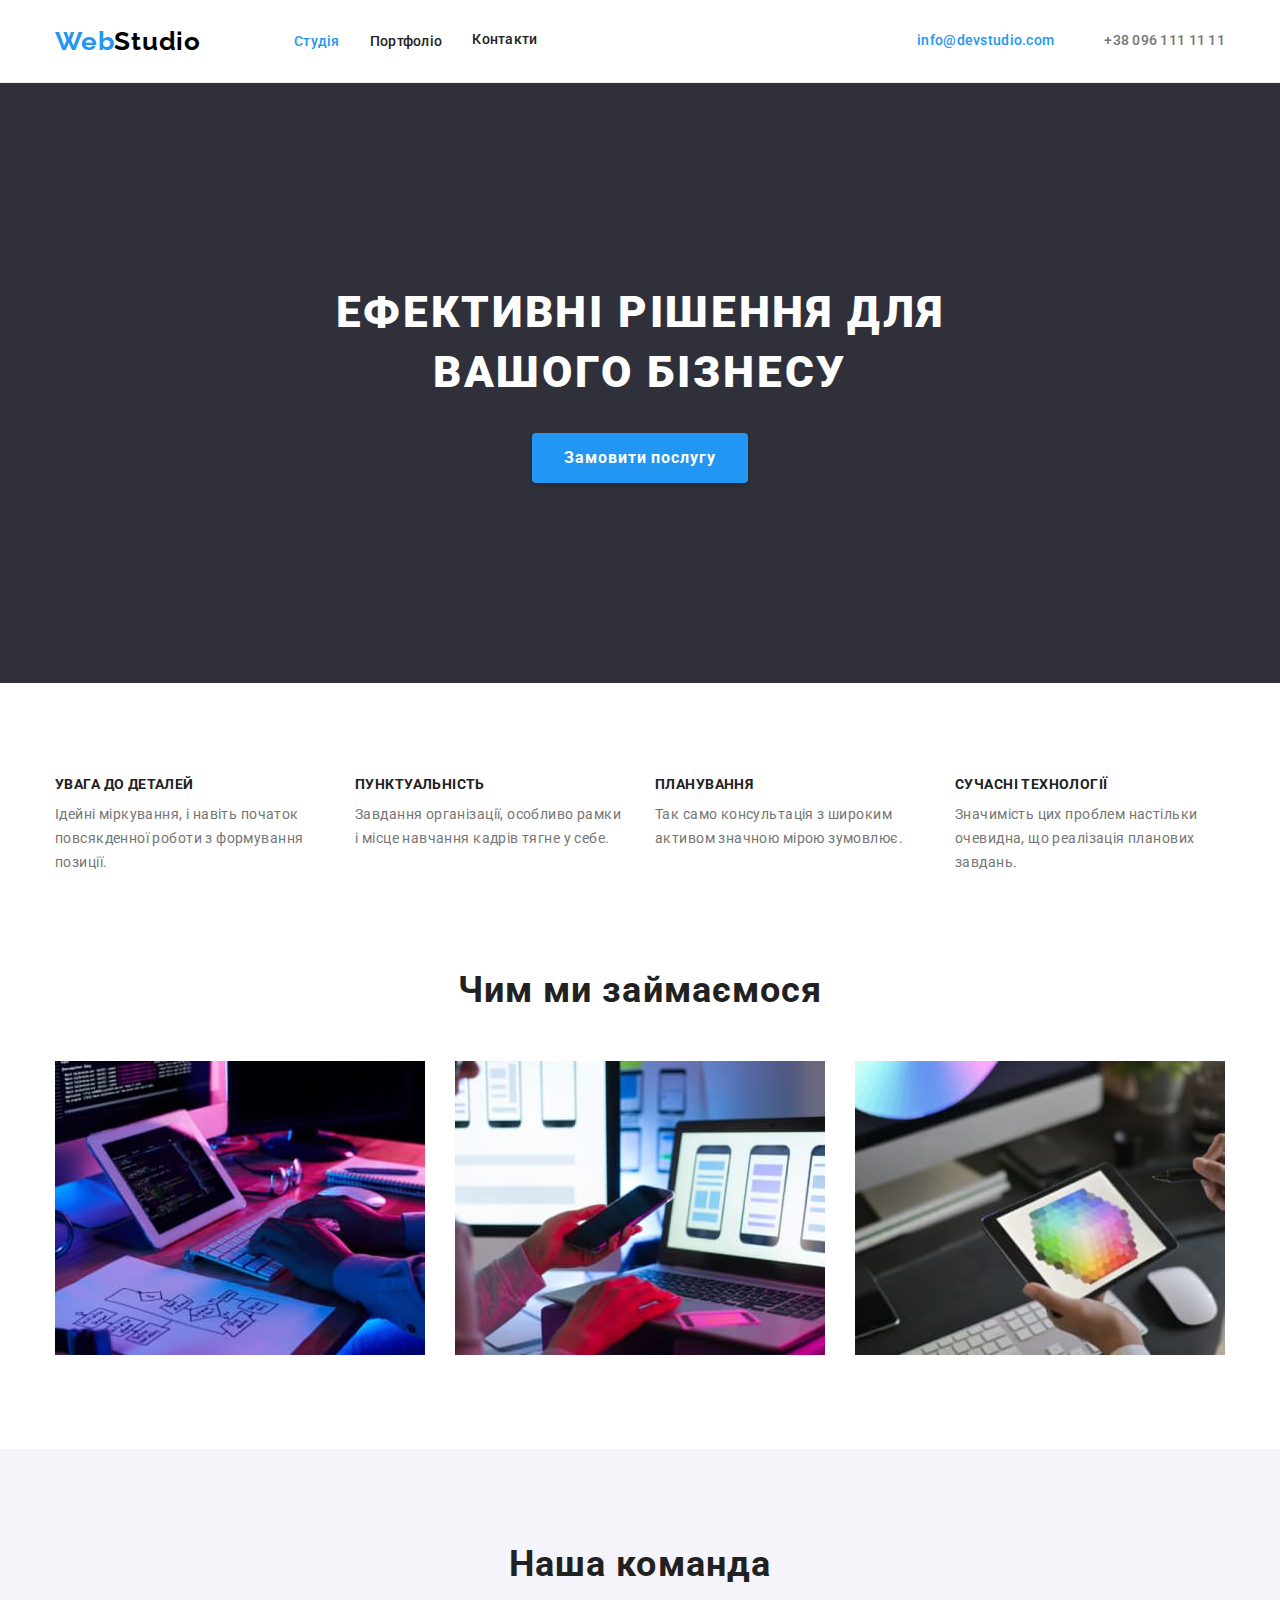
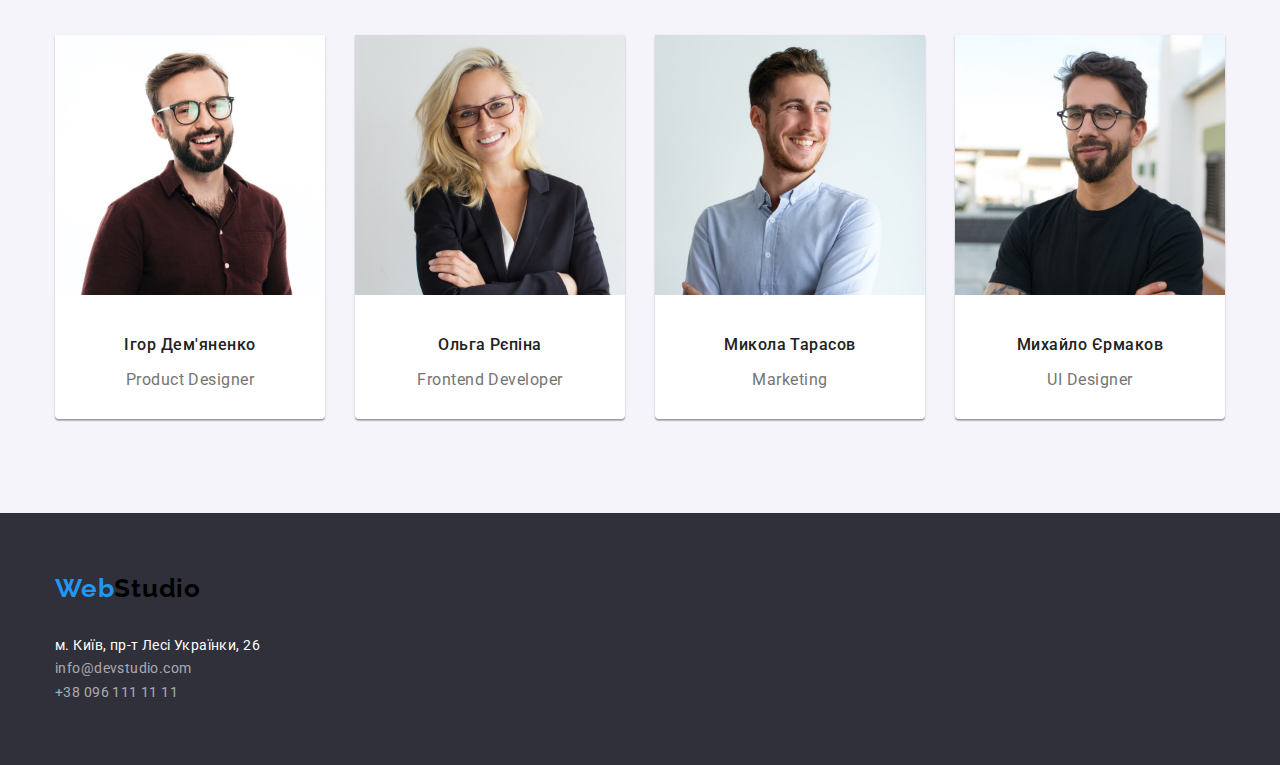
<file: index.html>
<!DOCTYPE html>
<html lang="en">
  <head>
    <meta charset="UTF-8" />
    <meta http-equiv="X-UA-Compatible" content="IE=edge" />
    <meta name="viewport" content="width=device-width, initial-scale=1.0" />
    <title>Document</title>
    <link
      rel="stylesheet"
      href="https://cdnjs.cloudflare.com/ajax/libs/modern-normalize/1.0.0/modern-normalize.min.css"
    />
    <link rel="preconnect" href="https://fonts.googleapis.com" />
    <link rel="preconnect" href="https://fonts.gstatic.com" crossorigin />
    <link
      href="https://fonts.googleapis.com/css2?family=Raleway:wght@700&family=Roboto:wght@400;500;700;900&display=swap"
      rel="stylesheet"
    />
    <link
      rel="stylesheet"
      href="https://cdnjs.cloudflare.com/ajax/libs/modern-normalize/1.1.0/modern-normalize.min.css"
    />
    <link rel="stylesheet" href="./css/styles.css" />
  </head>
  <body>
    <header class="header-title">
      <div class="main-nav container">
        <!--Navigation-->
        <nav class="nav-logo">
          <a href="/" class="logo"
            >Web<span class="logo-studio">Studio</span></a
          >
          <ul class="nav-up list">
            <li class="item">
              <a href="./index.html" class="nav-stydio link current">Студія</a>
            </li>
            <li class="item">
              <a href="./portfolio.html" class="nav-portfolio link"
                >Портфоліо</a
              >
            </li>
            <li class="item">
              <a href="" class="nav-contact link">Контакти</a>
            </li>
          </ul>
        </nav>
        <!--Contact-->
        <ul class="nav-contact list">
          <li class="link-up">
            <a href="emailto:info@devstudio.com" class="email link"
              >info@devstudio.com</a
            >
          </li>
          <li class="link-up">
            <a href="tel:380961111111" class="tel link"> +38 096 111 11 11</a>
          </li>
        </ul>
      </div>
    </header>
    <main>
      <section class="section hero">
        <div class="container">
          <h1 class="hero-title">Ефективні рішення для вашого бізнесу</h1>
          <button type="button" class="button-studio">Замовити послугу</button>
        </div>
      </section>
      <section class="section">
        <div class="container">
          <!-- <h2 class="title title-transparent">Наші переваги</h2> -->
          <ul class="list list-section">
            <li class="item">
              <h3 class="subtitle">УВАГА ДО ДЕТАЛЕЙ</h3>
              <p class="subtitle-text">
                Ідейні міркування, і навіть початок повсякденної роботи з
                формування позиції.
              </p>
            </li>
            <li class="item">
              <h3 class="subtitle">ПУНКТУАЛЬНІСТЬ</h3>
              <p class="subtitle-text">
                Завдання організації, особливо рамки і місце навчання кадрів
                тягне у себе.
              </p>
            </li>
            <li class="item">
              <h3 class="subtitle">ПЛАНУВАННЯ</h3>
              <p class="subtitle-text">
                Так само консультація з широким активом значною мірою зумовлює.
              </p>
            </li>
            <li class="item">
              <h3 class="subtitle">СУЧАСНІ ТЕХНОЛОГІЇ</h3>
              <p class="subtitle-text">
                Значимість цих проблем настільки очевидна, що реалізація
                планових завдань.
              </p>
            </li>
          </ul>
        </div>
      </section>
      <section class="section box-one">
        <div class="container">
          <h2 class="title">Чим ми займаємося</h2>
          <ul class="list list-img">
            <li class="item item-img">
              <img
                class="pic"
                src="./images/box1-2-2.jpg"
                alt="Друк на клавіатурі"
                width="370"
              />
            </li>
            <li class="item">
              <img
                class="pic"
                src="./images/box2-2-2.jpg"
                alt="Вибір макета на ноуті"
                width="370"
              />
            </li>
            <li class="item">
              <img
                class="pic"
                src="./images/box3-2-2.jpg"
                alt="Кольорова палітра"
                width="370"
              />
            </li>
          </ul>
        </div>
      </section>
      <section class="section box-second">
        <div class="container">
          <h2 class="title">Наша команда</h2>
          <ul class="list our-team">
            <li class="items">
              <img
                class="items-picture"
                alt="Product Designer"
                src="./images/img-5.jpg"
                width="270"
              />
              <h3 class="subject">Ігор Дем'яненко</h3>
              <p class="subject-item">Product Designer</p>
            </li>
            <li class="items">
              <img
                class="items-picture"
                alt="Frontend Developer"
                src="./images/img-2-2.jpg"
                width="270"
              />
              <h3 class="subject">Ольга Рєпіна</h3>
              <p class="subject-item">Frontend Developer</p>
            </li>
            <li class="items">
              <img
                class="items-picture"
                src="./images/img-3-2.jpg"
                alt="Marketing"
                width="270"
              />
              <h3 class="subject">Микола Тарасов</h3>
              <p class="subject-item">Marketing</p>
            </li>
            <li class="items">
              <img
                class="items-picture"
                src="./images/img-4-2.jpg"
                alt="UI Designer"
                width="270"
              />
              <h3 class="subject">Михайло Єрмаков</h3>
              <p class="subject-item">UI Designer</p>
            </li>
          </ul>
        </div>
      </section>
    </main>
    <footer class="socials">
      <div class="container">
        <a href="" class="logo link icon"
          >Web<span class="logo-studio">Studio</span></a
        >
        <address class="nav-down">
          <p class="street-name">м. Київ, пр-т Лесі Українки, 26</p>
          <ul class="number-mail list">
            <li>
              <a class="link" href="emailto:info@devstudio.com"
                >info@devstudio.com</a
              >
            </li>
            <li>
              <a class="link" href="tel:380961111111">+38 096 111 11 11</a>
            </li>
          </ul>
        </address>
      </div>
    </footer>
  </body>
</html>
</file>
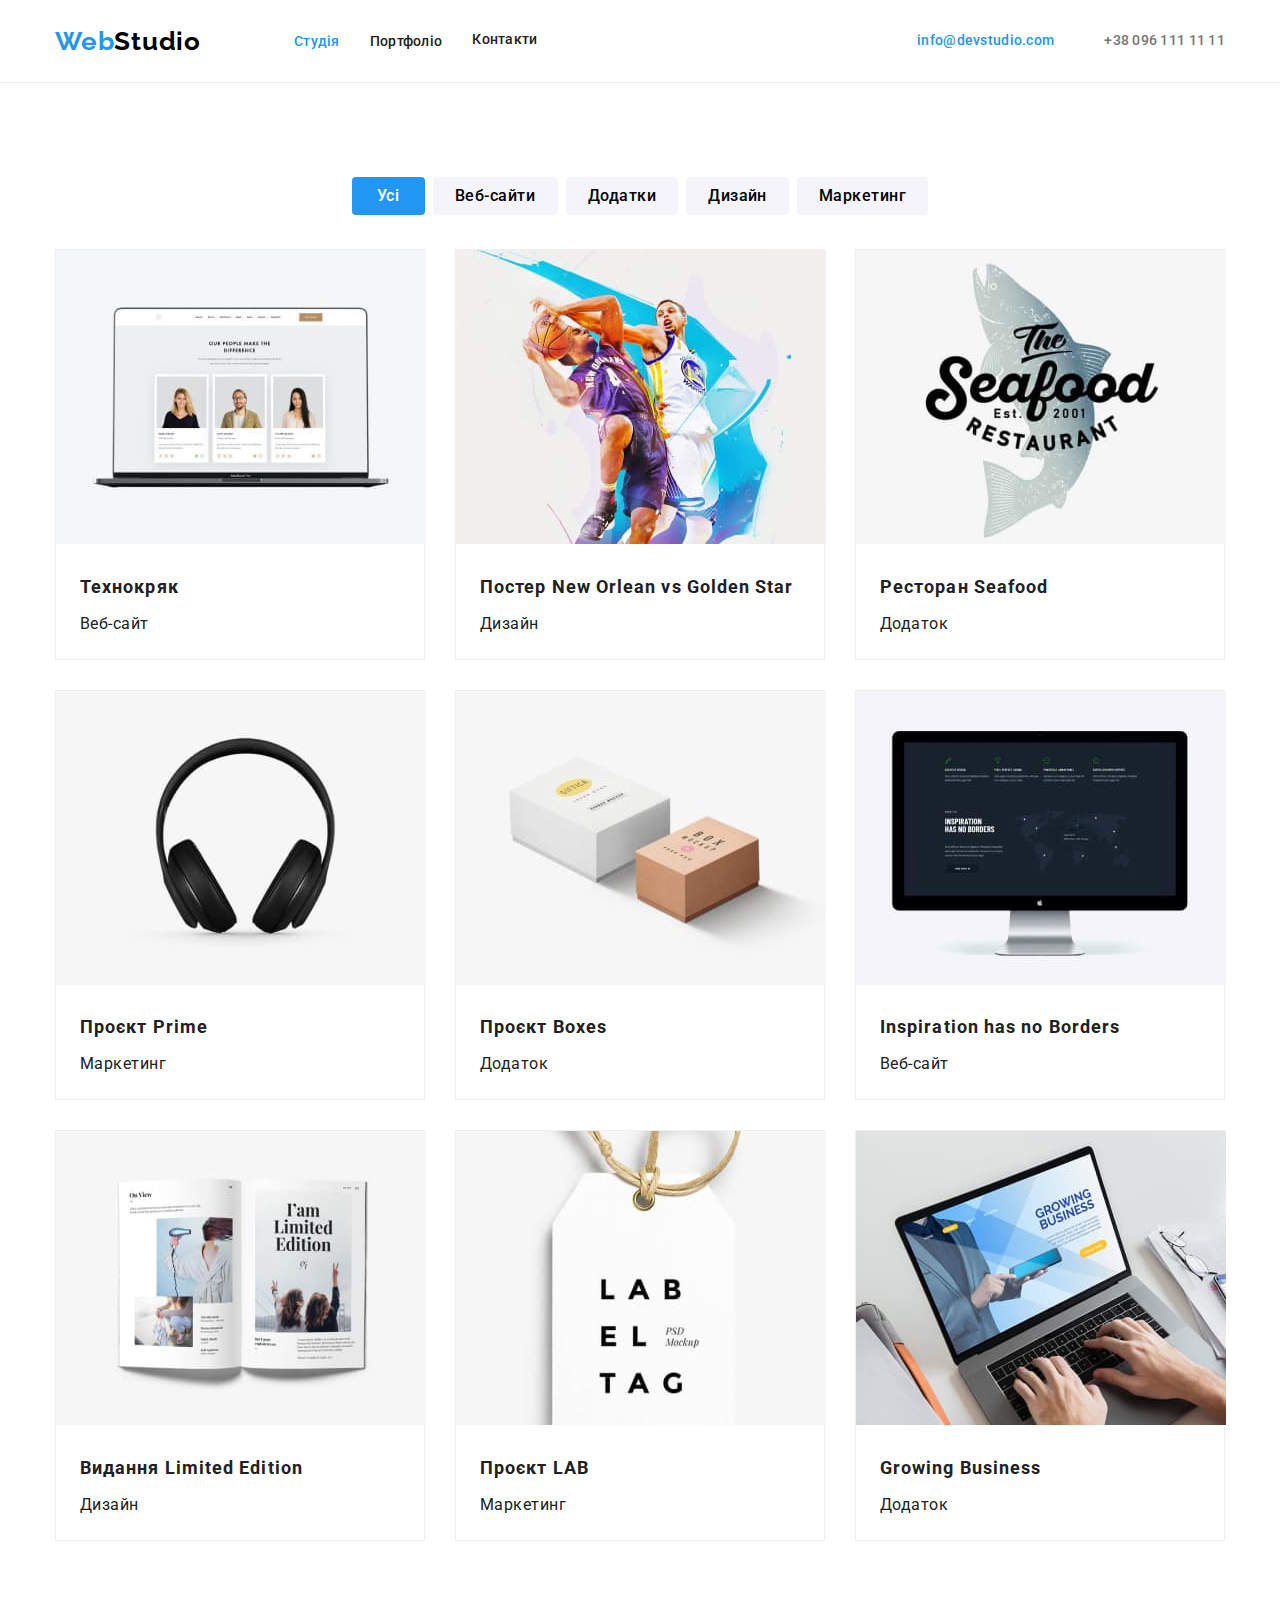
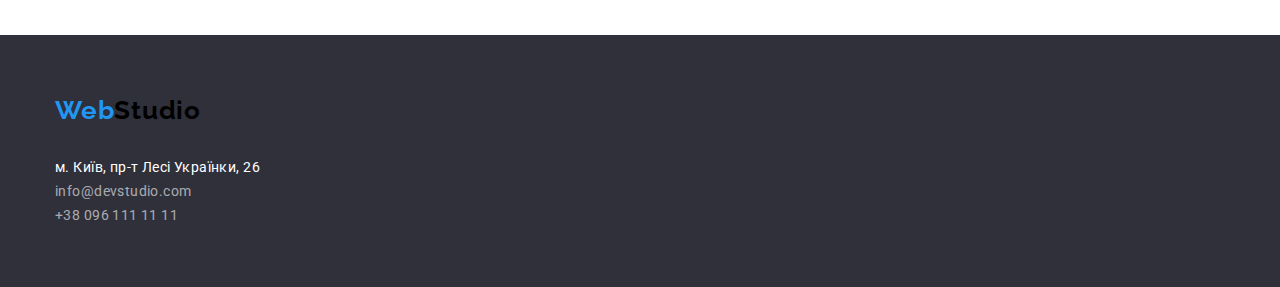
<file: portfolio.html>
<!DOCTYPE html>
<html lang="en">
  <head>
    <meta charset="UTF-8" />
    <meta http-equiv="X-UA-Compatible" content="IE=edge" />
    <meta name="viewport" content="width=device-width, initial-scale=1.0" />
    <title>Document</title>
    <link
      rel="stylesheet"
      href="https://cdnjs.cloudflare.com/ajax/libs/modern-normalize/1.0.0/modern-normalize.min.css"
    />
    <link rel="preconnect" href="https://fonts.googleapis.com" />
    <link rel="preconnect" href="https://fonts.gstatic.com" crossorigin />
    <link
      href="https://fonts.googleapis.com/css2?family=Raleway:wght@700&family=Roboto:wght@400;500;700;900&display=swap"
      rel="stylesheet"
    />
    <link
      rel="stylesheet"
      href="https://cdnjs.cloudflare.com/ajax/libs/modern-normalize/1.1.0/modern-normalize.min.css"
    />
    <link rel="stylesheet" href="./css/styles.css" />
  </head>
  <body>
    <header class="header-title">
      <div class="main-nav container">
        <!--Navigation-->
        <nav class="nav-logo">
          <a href="/" class="logo"
            >Web<span class="logo-studio">Studio</span></a
          >
          <ul class="nav-up list">
            <li class="item">
              <a href="./index.html" class="nav-stydio link current">Студія</a>
            </li>
            <li class="item">
              <a href="./portfolio.html" class="nav-portfolio link"
                >Портфоліо</a
              >
            </li>
            <li class="item">
              <a href="" class="nav-contact link">Контакти</a>
            </li>
          </ul>
        </nav>
        <!--Contact-->
        <ul class="nav-contact list">
          <li class="link-up">
            <a href="emailto:info@devstudio.com" class="email link"
              >info@devstudio.com</a
            >
          </li>
          <li class="link-up">
            <a href="tel:380961111111" class="tel link"> +38 096 111 11 11</a>
          </li>
        </ul>
      </div>
    </header>
    <main>
      <!--Portfolio-->
      <section class="section">
        <div class="container">
          <!-- <h1>Портфоліо</h1> -->
          <ul class="buttons list">
            <li class="item-button">
              <button type="button" class="button button-one">Усі</button>
            </li>
            <li class="item-button">
              <button type="button" class="button button-two">Веб-сайти</button>
            </li>
            <li class="item-button">
              <button type="button" class="button button-three">Додатки</button>
            </li>
            <li class="item-button">
              <button type="button" class="button button-four">Дизайн</button>
            </li>
            <li class="item-button">
              <button type="button" class="button button-five">
                Маркетинг
              </button>
            </li>
          </ul>
          <ul class="list container-portfolio">
            <li class="picture">
              <img
                class="picture-pic"
                src="./images/portfolio/img-6-2.jpg"
                alt="Ноутбук"
                width="370"
              />
              <h2 class="title-portfolio">Технокряк</h2>
              <p class="text-portfolio">Веб-сайт</p>
            </li>
            <li class="picture">
              <img
                class="picture-pic"
                src="./images/portfolio/img-7-2.jpg"
                alt="Баскетболісти"
                width="370"
              />
              <h2 class="title-portfolio">Постер New Orlean vs Golden Star</h2>
              <p class="text-portfolio">Дизайн</p>
            </li>
            <li class="picture">
              <img
                class="picture-pic"
                src="./images/portfolio/img-8-2.jpg"
                alt="Логотип"
                width="370"
              />
              <h2 class="title-portfolio">Ресторан Seafood</h2>
              <p class="text-portfolio">Додаток</p>
            </li>
            <li class="picture">
              <img
                class="picture-pic"
                src="./images/portfolio/img-9-2.jpg"
                alt="Наушники"
                width="370"
              />
              <h2 class="title-portfolio">Проєкт Prime</h2>
              <p class="text-portfolio">Маркетинг</p>
            </li>
            <li class="picture">
              <img
                class="picture-pic"
                src="./images/portfolio/img-10-2.jpg"
                alt="Коробки"
                width="370"
              />
              <h2 class="title-portfolio">Проєкт Boxes</h2>
              <p class="text-portfolio">Додаток</p>
            </li>
            <li class="picture">
              <img
                class="picture-pic"
                src="./images/portfolio/img-11-2.jpg"
                alt="Монітор"
                width="370"
              />
              <h2 class="title-portfolio">Inspiration has no Borders</h2>
              <p class="text-portfolio">Веб-сайт</p>
            </li>
            <li class="picture">
              <img
                class="picture-pic"
                src="./images/portfolio/img-12-2.jpg"
                alt="Книга"
                width="370"
              />
              <h2 class="title-portfolio">Видання Limited Edition</h2>
              <p class="text-portfolio">Дизайн</p>
            </li>
            <li class="picture">
              <img
                class="picture-pic"
                src="./images/portfolio/img-13-2.jpg"
                alt="Рекламна бірка"
                width="370"
              />
              <h2 class="title-portfolio">Проєкт LAB</h2>
              <p class="text-portfolio">Маркетинг</p>
            </li>
            <li class="picture">
              <img
                class="picture-pic"
                src="./images/portfolio/img-14-2.jpg"
                alt="Друк на клавіатурі"
                width="370"
              />
              <h2 class="title-portfolio">Growing Business</h2>
              <p class="text-portfolio">Додаток</p>
            </li>
          </ul>
        </div>
      </section>
    </main>
    <footer class="socials">
      <div class="container">
        <a href="" class="logo link icon"
          >Web<span class="logo-studio">Studio</span></a
        >
        <address class="nav-down">
          <p class="street-name">м. Київ, пр-т Лесі Українки, 26</p>
          <ul class="number-mail list">
            <li>
              <a class="link" href="emailto:info@devstudio.com"
                >info@devstudio.com</a
              >
            </li>
            <li>
              <a class="link" href="tel:380961111111">+38 096 111 11 11</a>
            </li>
          </ul>
        </address>
      </div>
    </footer>
  </body>
</html>
</file>
<file: css/styles.css>
/* Головний колір #F5F5F5 */
/* Колір фону хедера #ffffff */
/* Колір фону футера #2F303A */
/* Основний колір тексту #212121 */
/* Вторинникй колір тексту #757575 */
/* Колір акцент #2196F3 */

:root {
  --backgroud-color: #f5f5f5;
  --header-bg-color: #ffffff;
  --footer-bg-color: #2f303a;
  --primary-text-color: #212121;
  --secondary-text-color: #757575;
  --color-accent: #2196f3;
  --logo: #000000;
  --color-border-bottom-header: #ececec;
  --color-section: #f5f4fa;
  --header-title-border-bottom: #ececec;
  --border-portfolio-cards: #eeeeee;
}

body {
  background-color: var(--header-bg-color);
  color: var(--primary-text-color);
  font-family: Roboto, sans-serif;
}

/* Скидання відступів */
h1,
h2,
h3,
h4,
h5,
h6,
ul,
p {
  margin: 0;
  padding: 0;
}

.container {
  width: 1200px;
  padding-left: 15px;
  padding-right: 15px;
  margin-left: auto;
  margin-right: auto;
}

.header-title {
  border-bottom: 1px solid var(--header-title-border-bottom);
}

/* main nav */
.main-nav {
  align-items: center;
  display: flex;
}

.nav-up,
.nav-logo {
  display: flex;
}

.nav-up li {
  margin-top: 32px;
  margin-bottom: 32px;
}

/* відступ  навігації хедер */
.nav-up .item + .item {
  margin-left: 50px;
}

.nav-contact {
  margin-left: auto;
  display: flex;
}

/* відступ посилань хедер */
.nav-contact li:not(:first-child) {
  margin-left: 50px;
}

/* logo */
.logo {
  display: flex;
  margin-right: 93px;
  align-items: center;

  font-family: Raleway, sans-serif;
  font-weight: 700;
  font-size: 26px;
  line-height: 1.19;
  letter-spacing: 0.03em;
  text-decoration: none;
  color: var(--color-accent);
}

/* секція падинги */
.section {
  padding-top: 94px;
  padding-bottom: 94px;
}

.list-section {
  display: flex;
}

/* logo "Studio" olor */
.logo-studio {
  color: var(--logo);
}

.hero {
  padding-top: 200px;
  padding-bottom: 0;

  text-transform: uppercase;
  text-align: center;

  color: var(--header-bg-color);
  background-color: var(--footer-bg-color);
}

/* Hero title */
.hero-title {
  margin: auto;
  width: 696px;

  font-weight: 900;
  font-size: 44px;
  line-height: 1.36;
  letter-spacing: 0.06em;
  text-align: center;
}

/* Studio */
.button-studio {
  padding: 10px 32px;
  margin-top: 30px;
  margin-bottom: 200px;
  min-width: 216px;

  font-weight: 700;
  font-size: 16px;
  line-height: 1.88;
  letter-spacing: 0.06em;

  text-align: center;
  border-radius: 4px;
  border-width: 0;
  box-shadow: 0px 4px 4px rgba(0, 0, 0, 0.15);
  color: var(--header-bg-color);
}

.list-section {
  display: flex;
}

.list-section .item + .item {
  margin-left: 50px;
}

.list-section > li {
  width: 270px;
}

.container .item + .item {
  margin-left: 30px;
}

/* Чим займаємося */
.list-img {
  display: flex;
}

.pic {
  display: block;
}

.title {
  margin-bottom: 50px;

  font-weight: 700;
  font-size: 36px;
  line-height: 1.17;
  text-align: center;

  letter-spacing: 0.03em;
}

/* subtitle Studio page */
.subtitle {
  margin-bottom: 10px;

  font-weight: 700;
  font-size: 14px;
  line-height: 1.14;
  letter-spacing: 0.03em;
}

.subtitle-text {
  font-size: 14px;
  line-height: 1.71;
  letter-spacing: 0.03em;
  color: var(--secondary-text-color);
}

.items {
  text-align: center;
  box-shadow: 0px 1px 3px rgba(0, 0, 0, 0.12), 0px 1px 1px rgba(0, 0, 0, 0.14),
    0px 2px 1px rgba(0, 0, 0, 0.2);
  border-radius: 0px 0px 4px 4px;
  background-color: var(--header-bg-color);
}

.items-picture {
  margin-bottom: 30px;
}
/* Subject Наші переваги */
.subject {
  margin-bottom: 10px;

  font-weight: 500;
  font-size: 16px;
  line-height: 1.88;
  letter-spacing: 0.03em;

  color: var(--primary-text-color);
}

/* subject item */
.subject-item {
  margin-bottom: 30px;

  font-size: 16px;
  line-height: 1.19;
  letter-spacing: 0.03em;

  color: var(--secondary-text-color);
}

/* size text header nav */
.nav-stydio,
.nav-portfolio,
.nav-contact,
.tel {
  font-style: normal;
  font-weight: 500;
  font-size: 14px;
  line-height: 1.14;
  letter-spacing: 0.02em;
  text-decoration: none;
  text-align: center;
  color: var(--primary-text-color);
}

.box-one {
  padding-top: 0;
}

.box-second {
  background-color: var(--color-section);
}

.email {
  text-decoration: none;
  color: var(--color-accent);
}

/* current page Portfolio */
.nav-up .current {
  color: var(--color-accent);
}

/* current page Studio */
.nav-up .current {
  color: var(--color-accent);
}

/* tel nav header */
.tel {
  color: var(--secondary-text-color);
}

.our-team {
  display: flex;
  min-width: 270px;

  color: var(--header-bg-color);
  background-color: var(--color-section);
}

.our-team .items + .items {
  margin-left: 30px;
}

/* Фокус і ховер посилань */
.nav-down > p:hover,
.nav-down > p:focus,
.list .link:hover,
.list .link:focus,
.link:hover,
.link:focus {
  color: var(--color-accent);
}

.buttons .item-button + .item-button {
  margin-left: 8px;
}
/* параматри кнопок */
.item-button > .button {
  padding: 6px 22px;
  border-radius: 4px;
  border-width: 0;

  background-color: var(--color-section);
}

.buttons {
  display: flex;
  margin-bottom: 34px;
  justify-content: center;
}

.button {
  font-family: inherit;
  font-weight: 500;
  font-size: 16px;
  line-height: 1.62;
  letter-spacing: 0.03em;

  cursor: pointer;
}

/* Блок в портфоліо */
/* Portfolio */
.container-portfolio {
  display: flex;
  flex-wrap: wrap;
}

.container-portfolio > .picture {
  width: 370px;
  margin-right: 30px;
  margin-bottom: 30px;
  border: 1px solid var(--border-portfolio-cards);
}

.picture:nth-child(3n) {
  margin-right: 0;
}
.picture:nth-last-of-type(-n + 3) {
  margin-bottom: 0;
}

.picture-pic {
  margin-bottom: 20px;
}

/* buttons */
.item-button > button.button-one,
.button-studio,
.button:hover,
.button:focus {
  color: var(--header-bg-color);
  background-color: var(--color-accent);
}

/* Кнопки розміри */
.button-one {
  min-width: 73px;
}

.button-two {
  min-width: 125px;
}

.button-three {
  min-width: 112px;
}

.button-four {
  min-width: 103px;
}

.button-five {
  min-width: 130px;
}

.list {
  list-style: none;
}

.title-portfolio {
  padding-left: 24px;
  padding-right: 24px;
  padding-bottom: 4px;

  font-size: 18px;
  line-height: 2;
  letter-spacing: 0.06em;
}

.text-portfolio {
  padding-left: 24px;
  padding-right: 24px;
  padding-bottom: 20px;

  font-size: 16px;
  line-height: 1.88;
  letter-spacing: 0.03em;
}
/* Footer */
.socials {
  padding-bottom: 60px;
  background-color: var(--footer-bg-color);
}

.icon {
  display: inline-block;
  padding-top: 60px;
}

.nav-down {
  margin-top: 30px;

  font-style: normal;
  font-weight: 400;
  font-size: 14px;
  line-height: 1.71;
  letter-spacing: 0.03em;
}

.street-name {
  color: var(--header-bg-color);
}

.numder-mail {
  color: var(--color-accent);
}

.number-mail .link {
  text-decoration: none;
  color: rgba(255, 255, 255, 0.6);
}
</file>
